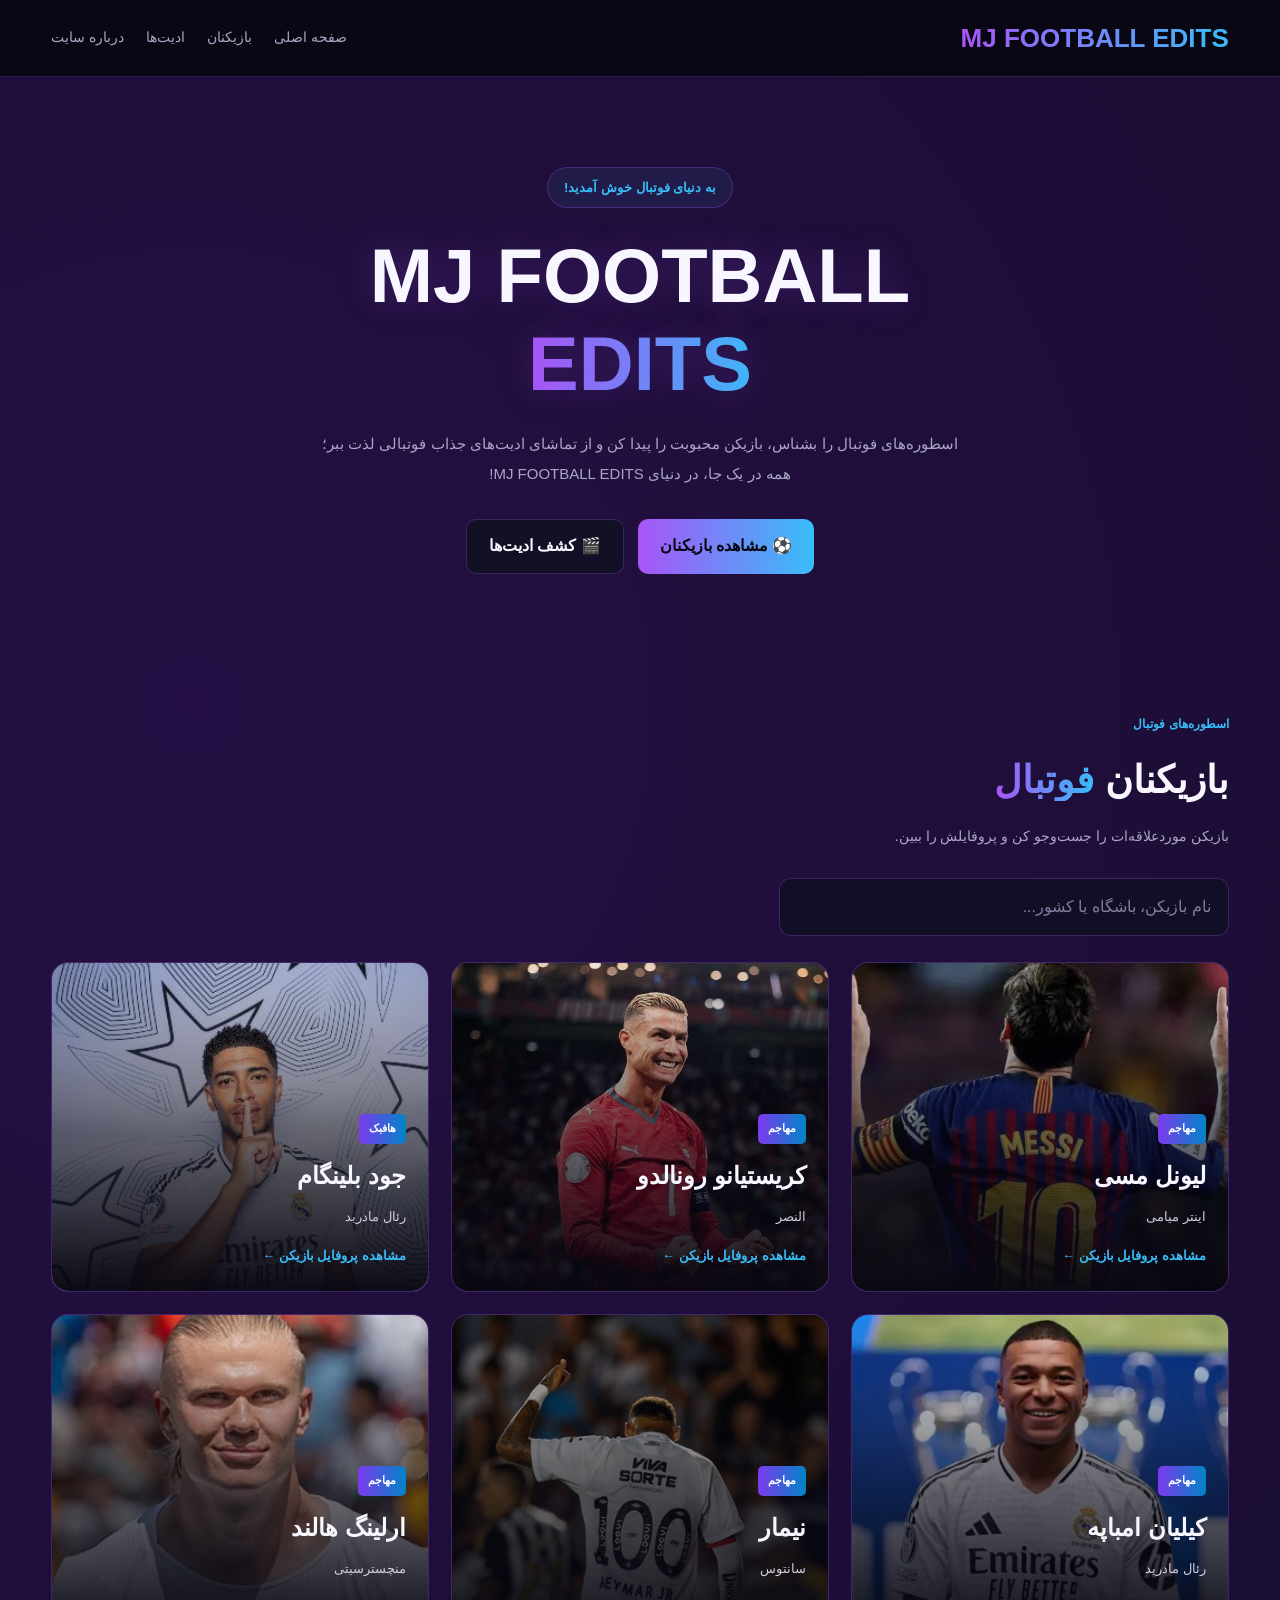
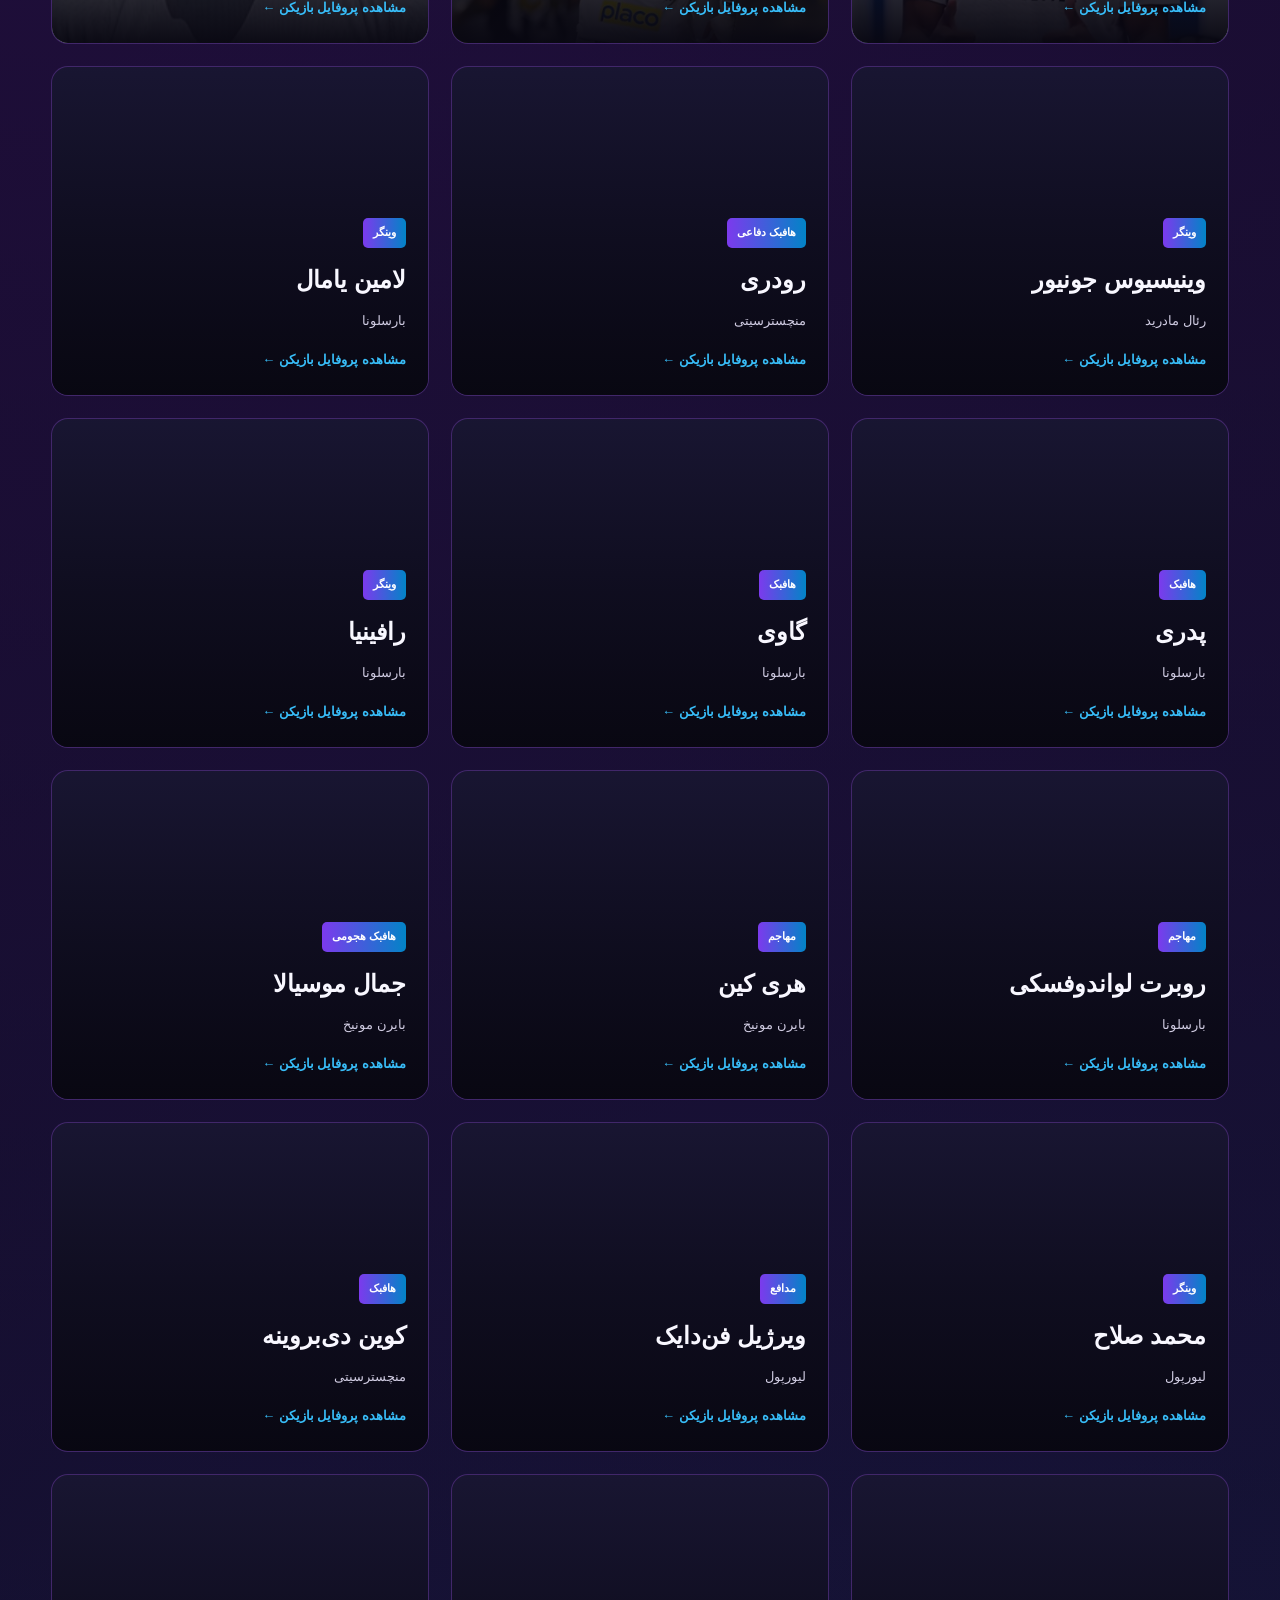
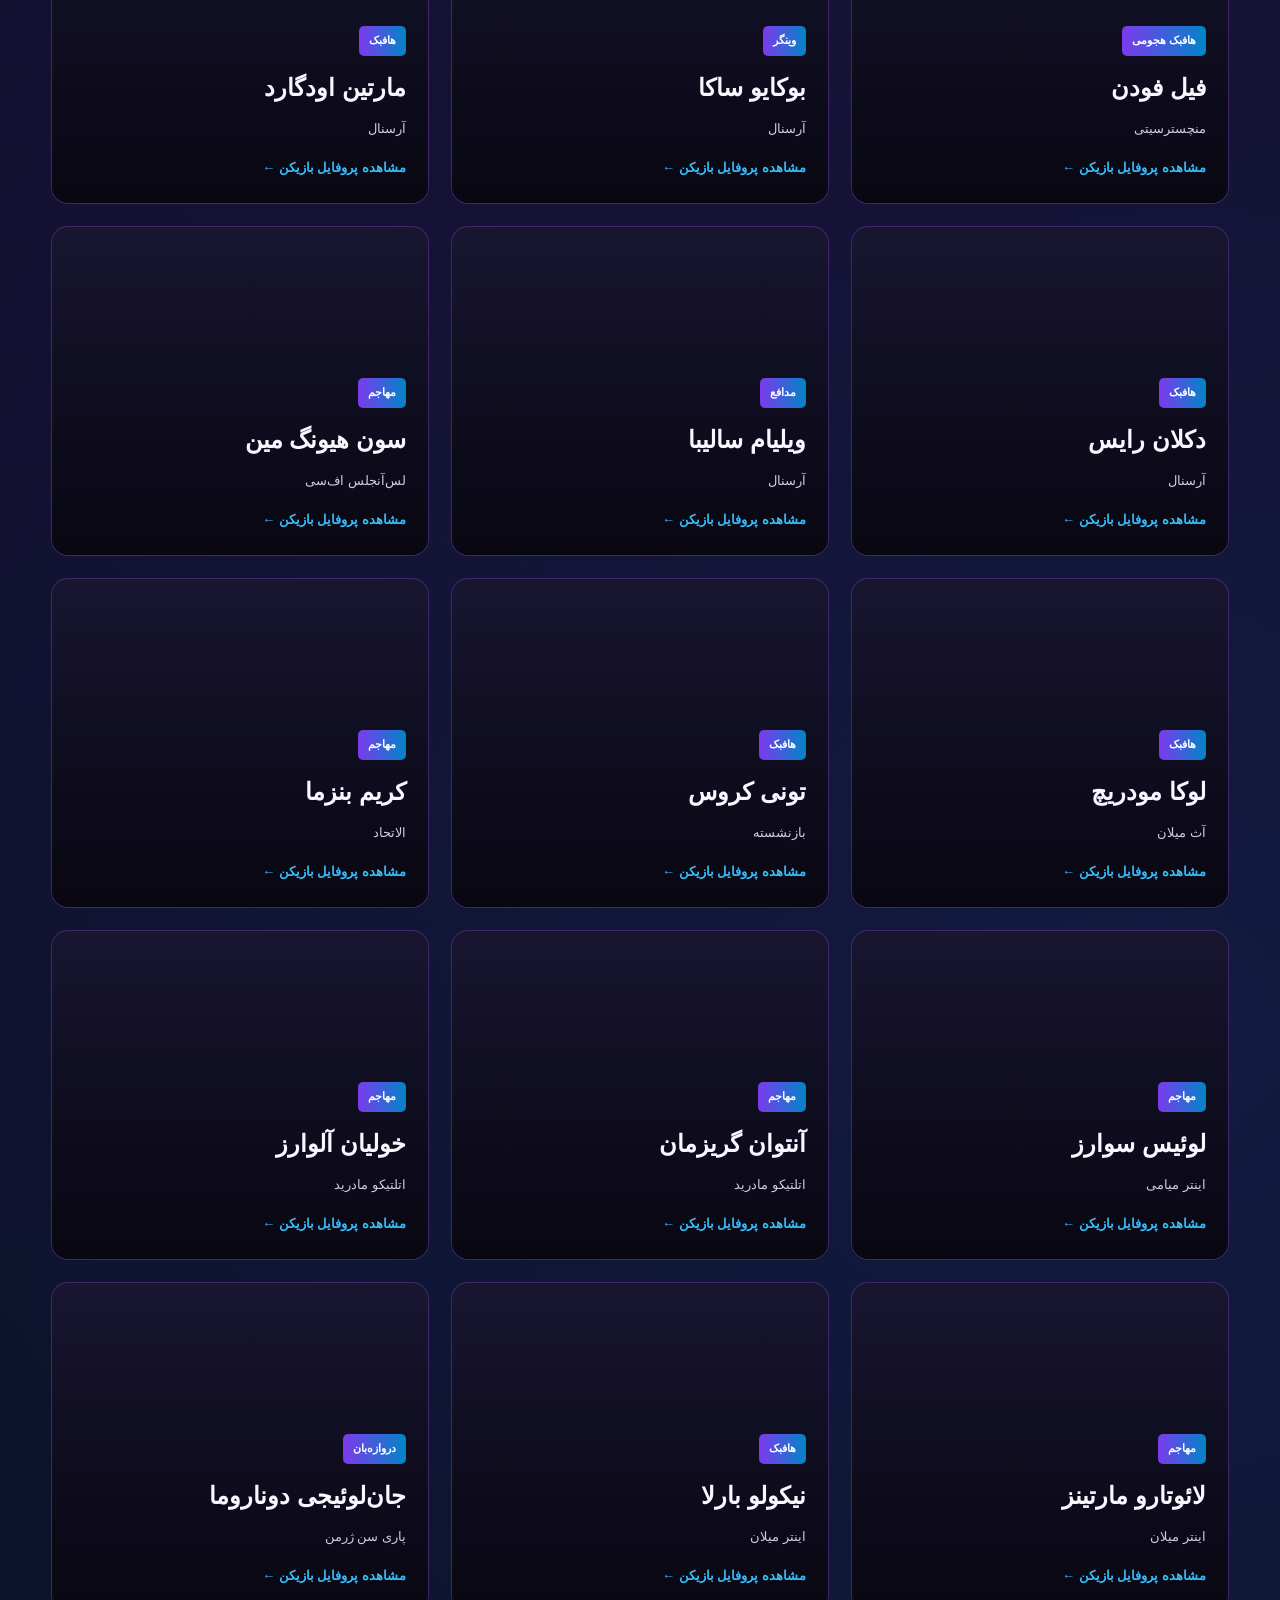
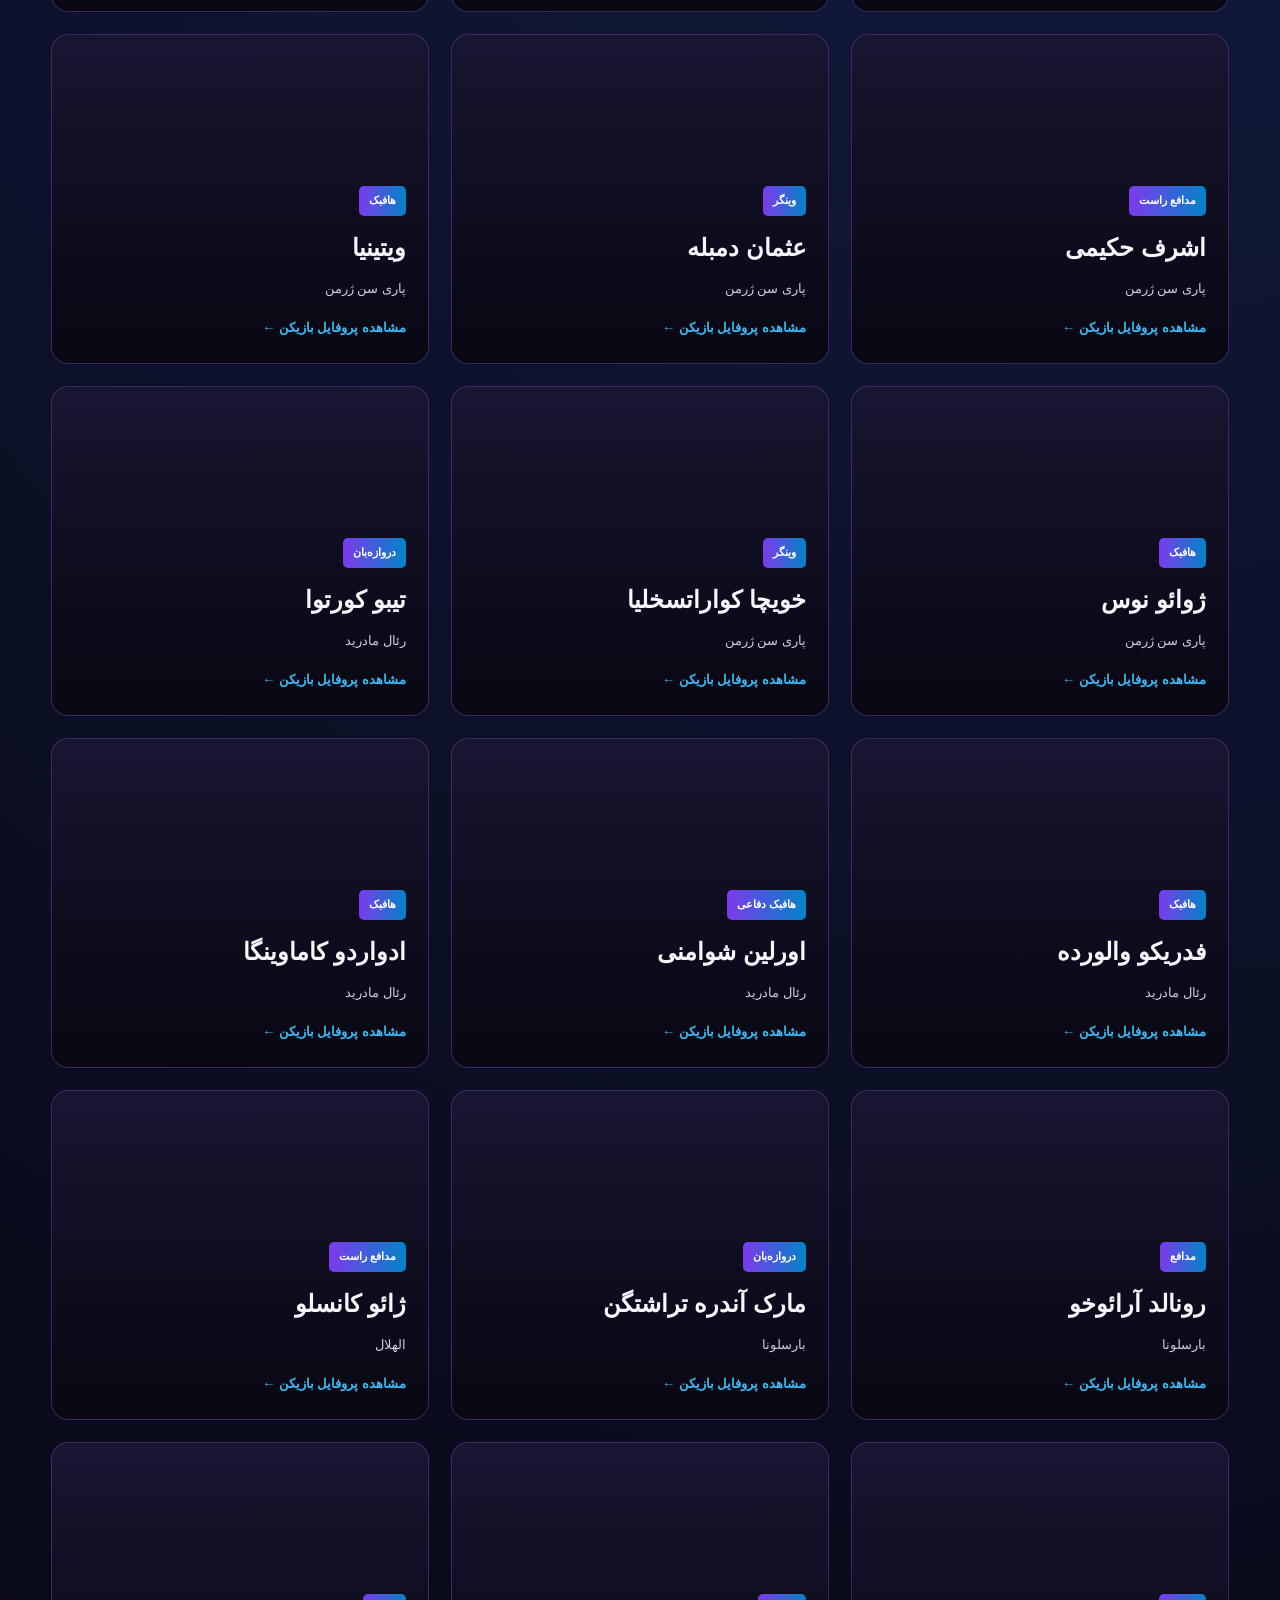
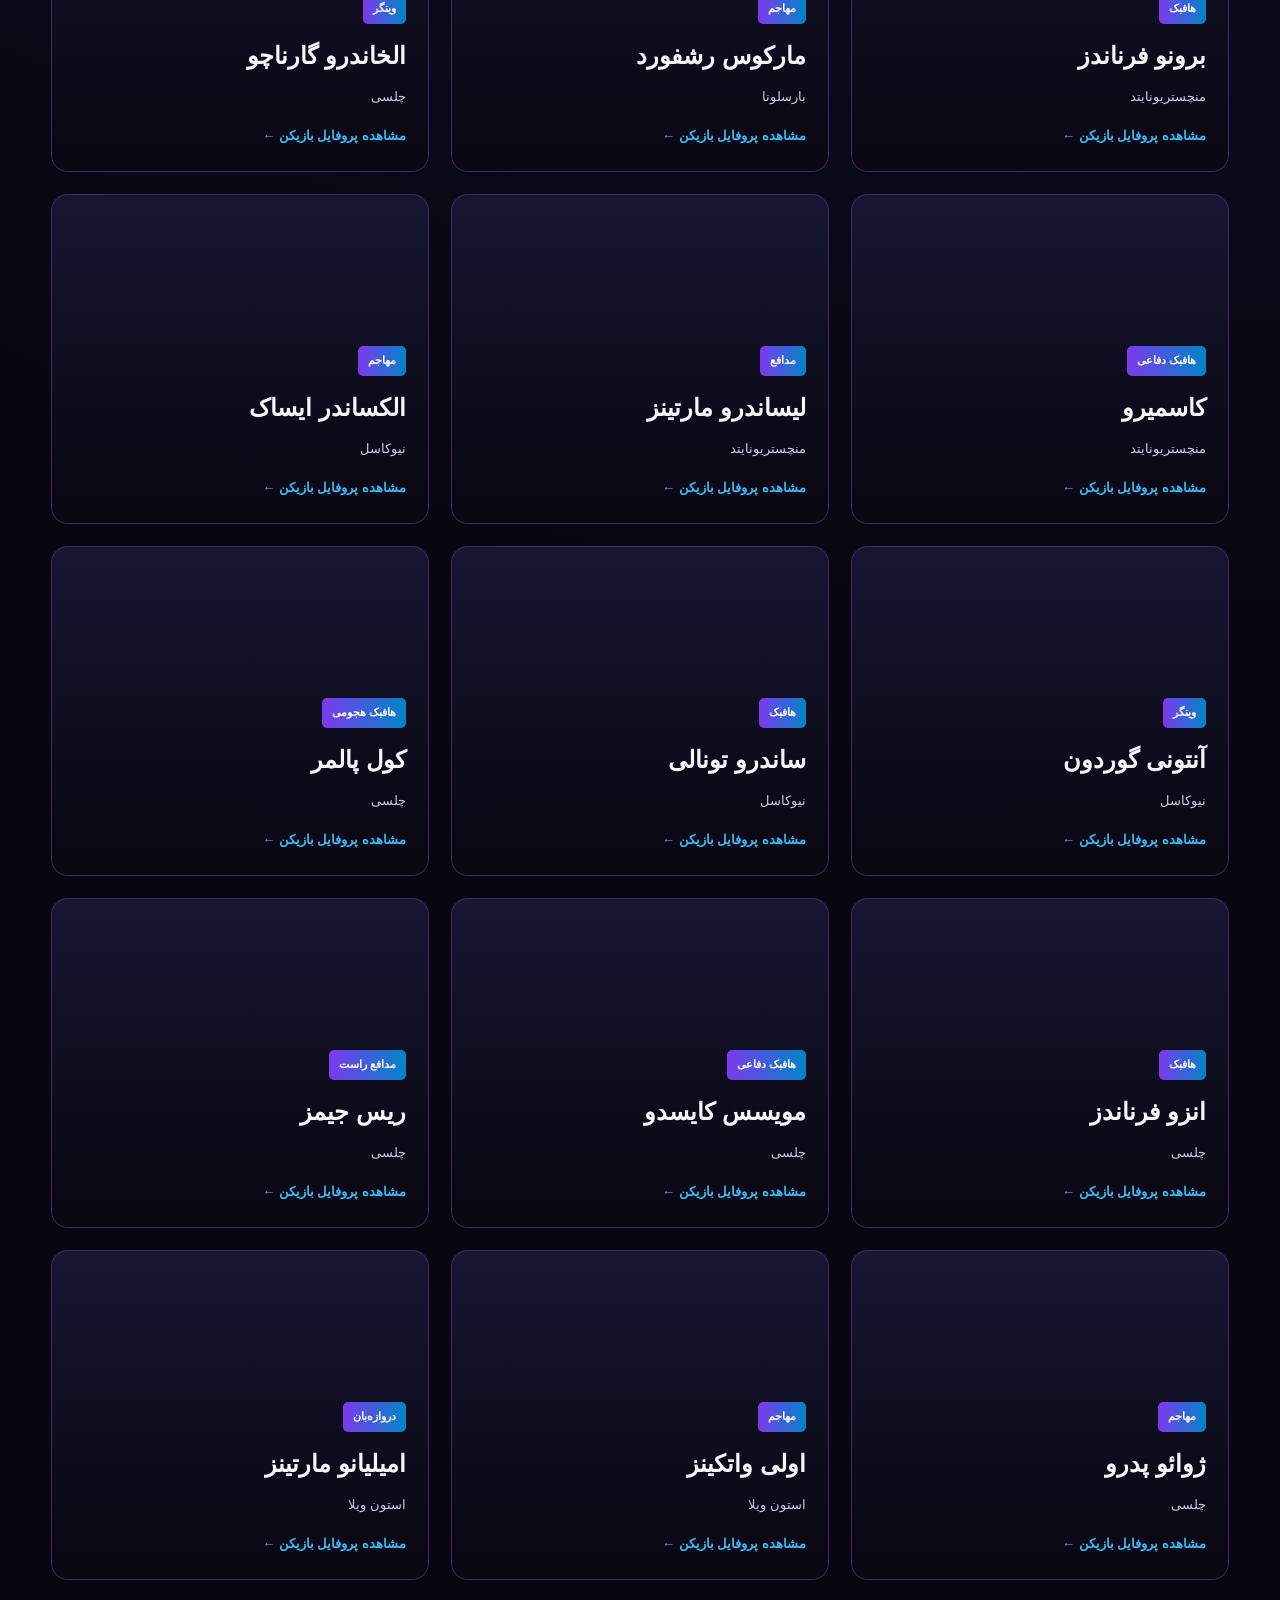
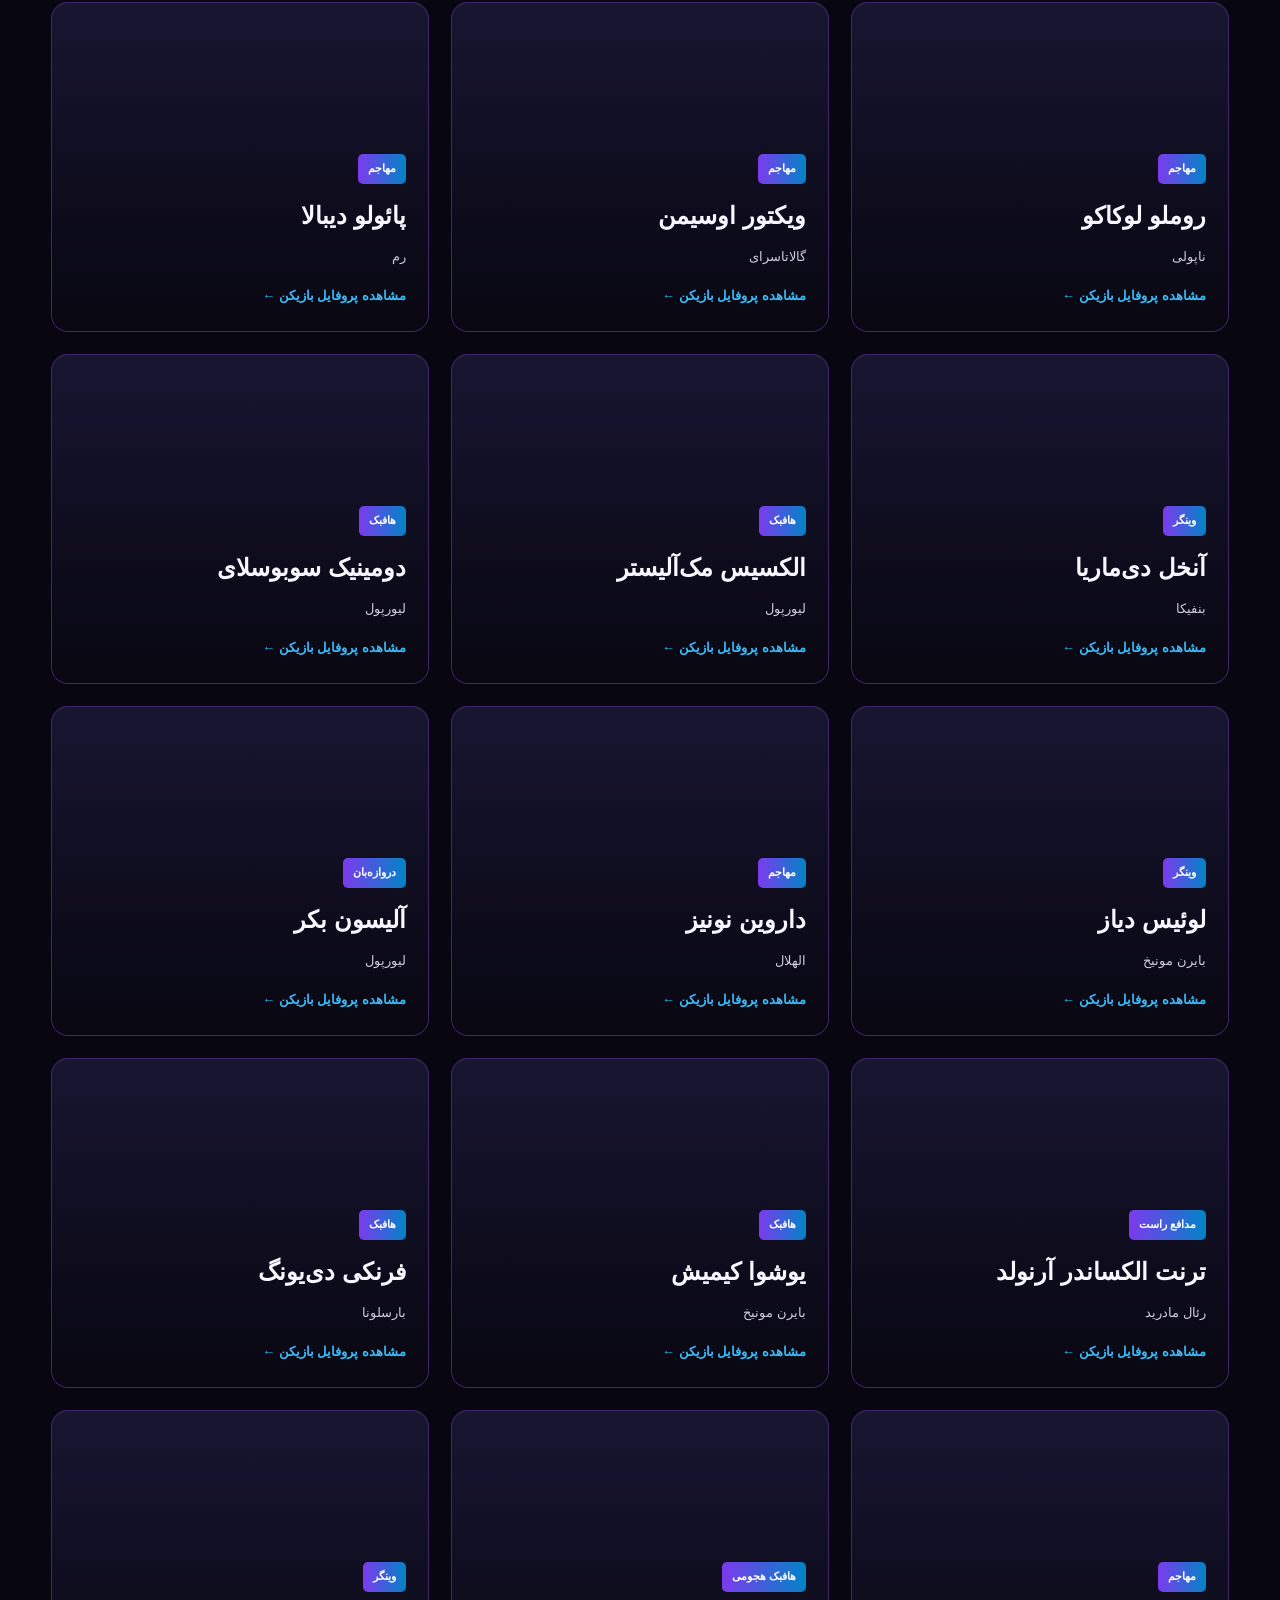
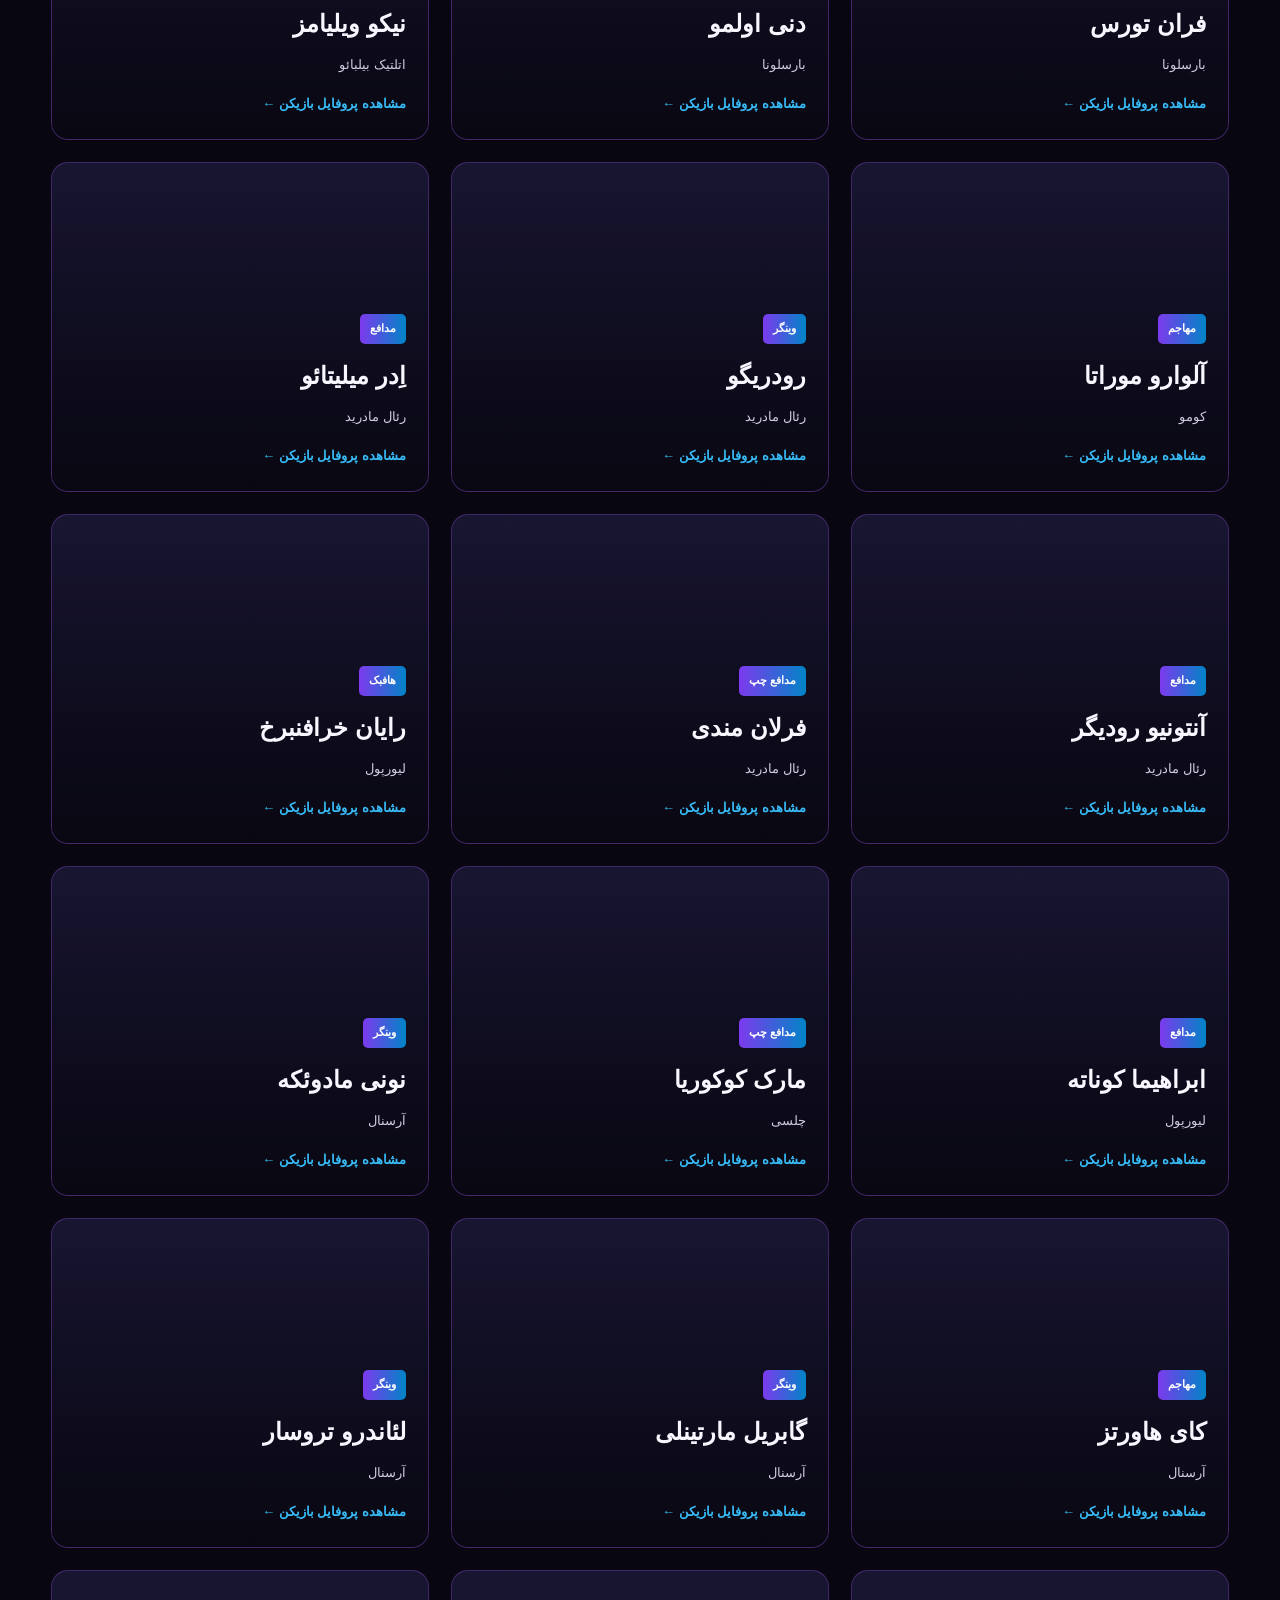
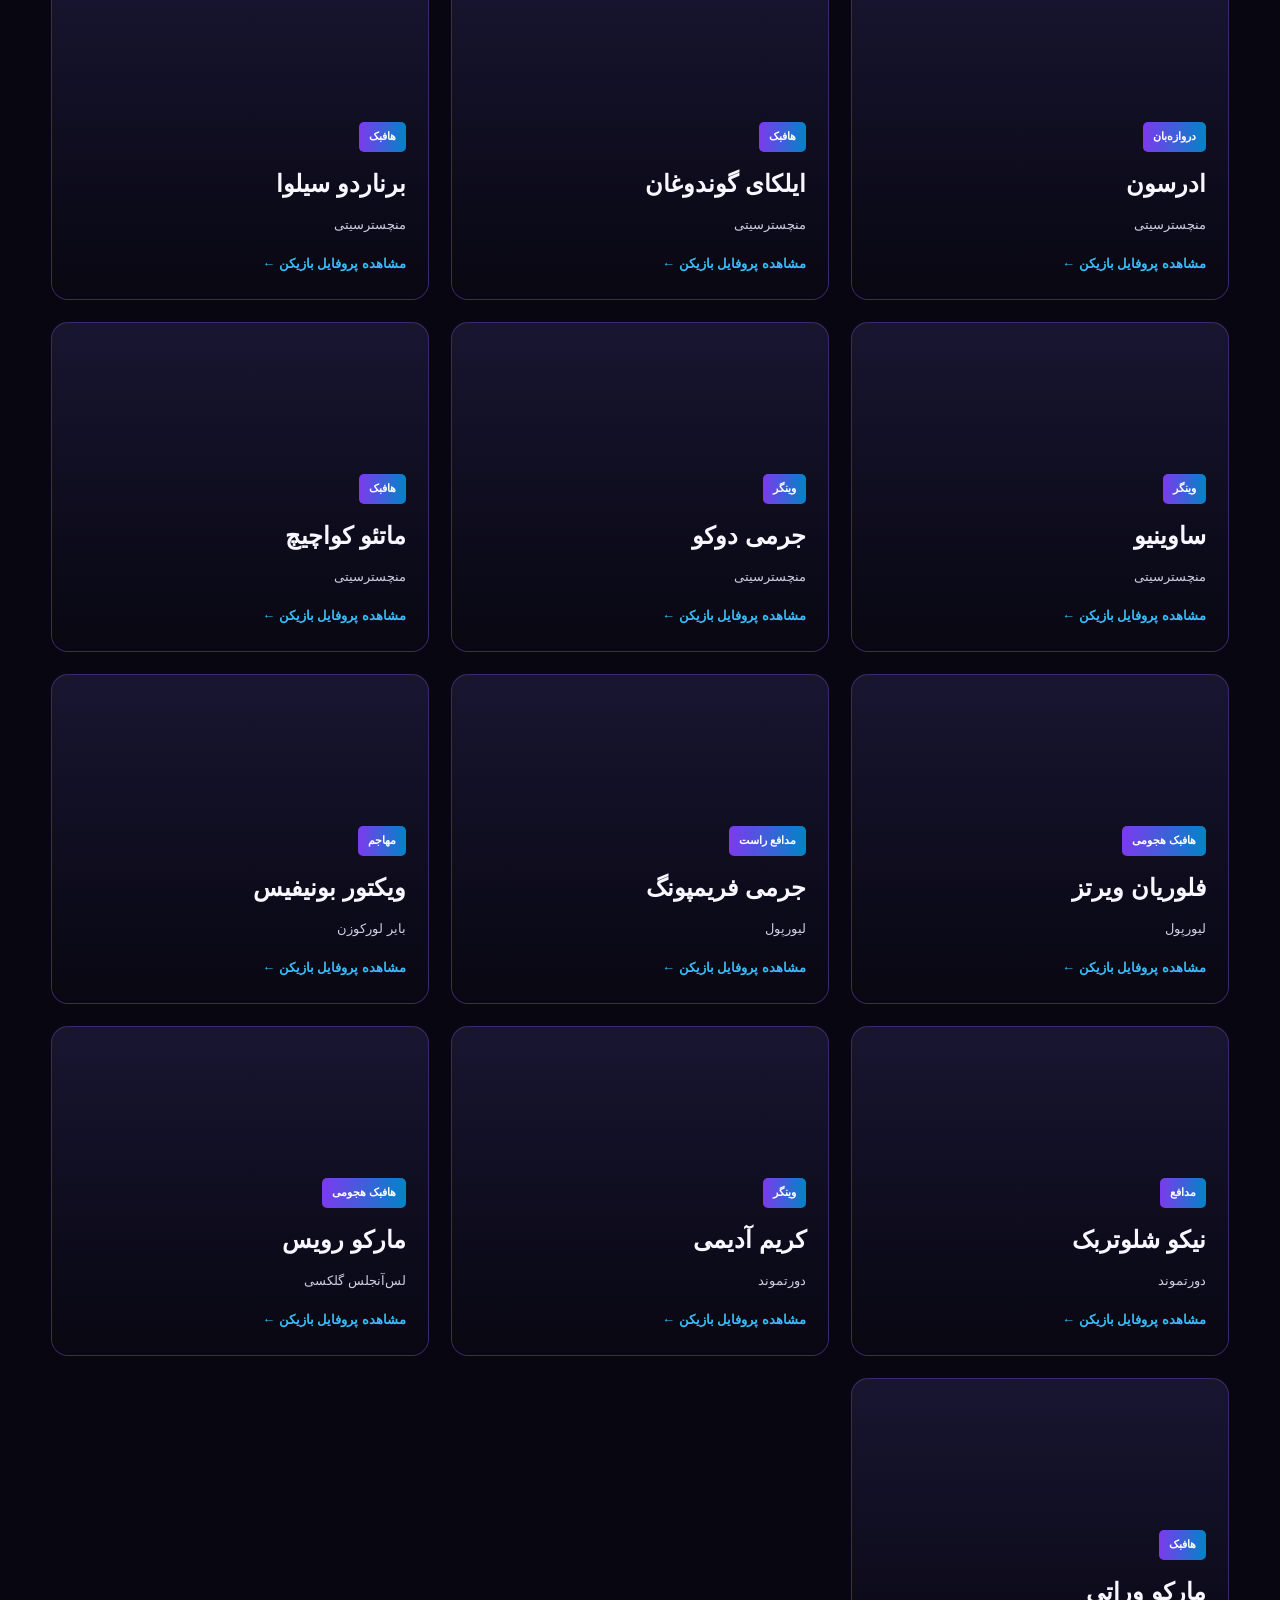
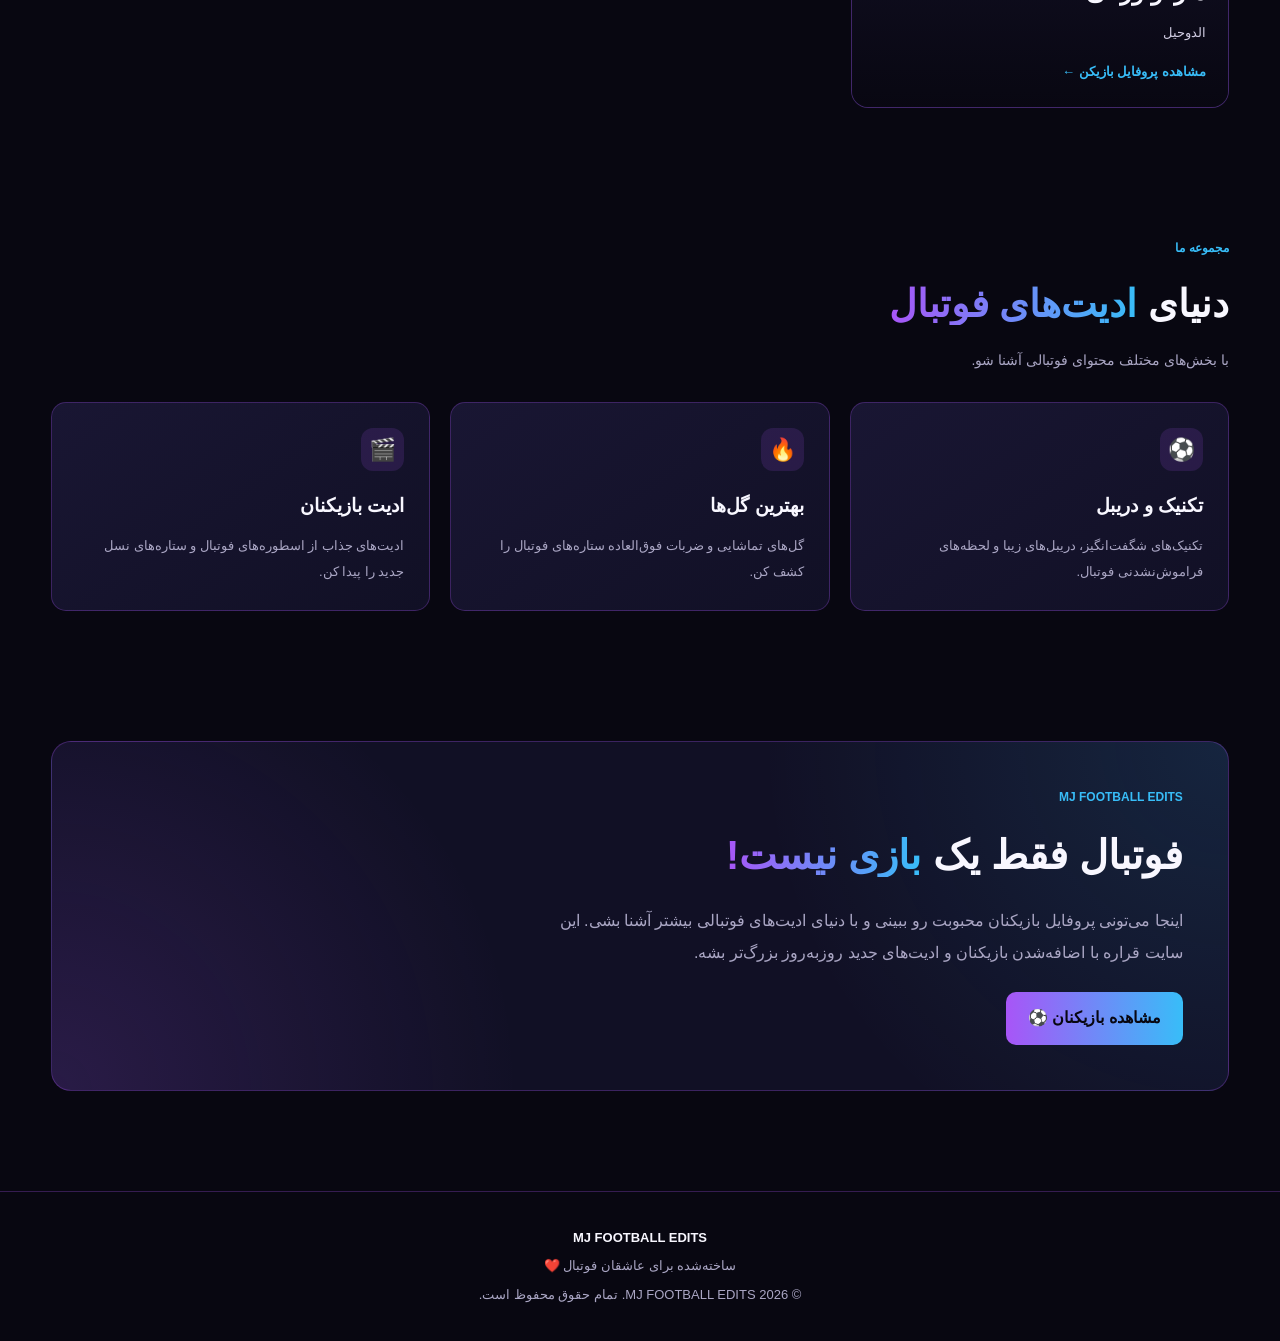
<file: index.html>
<!DOCTYPE html>
<html lang="fa" dir="rtl">
<head>
  <meta charset="UTF-8">
  <meta name="viewport" content="width=device-width, initial-scale=1.0">
  <meta name="theme-color" content="#080711">

  <meta name="google-site-verification" content="Ekls8PG8aFodeHB0qaOjWLF4YoEsPY88a96OBA_hnHc">
  <meta name="robots" content="index, follow">
  <meta name="description" content="در MJ FOOTBALL EDITS دنیای ادیت‌های فوتبال را کشف کن؛ با ستاره‌هایی مثل مسی، رونالدو، امباپه، نیمار و هالند آشنا شو و پروفایل بازیکنان را ببین.">

  <title>MJ FOOTBALL EDITS | دنیای ادیت‌های فوتبال</title>

  <style>
    :root {
      --bg: #080711;
      --panel: #111025;
      --panel-light: #191633;
      --purple: #a855f7;
      --blue: #38bdf8;
      --text: #f8f7ff;
      --muted: #aaa6c4;
      --border: rgba(168, 85, 247, .28);
    }

    * {
      box-sizing: border-box;
      margin: 0;
      padding: 0;
    }

    html {
      scroll-behavior: smooth;
      scroll-padding-top: 100px;
    }

    body {
      font-family: Tahoma, Arial, sans-serif;
      color: var(--text);
      min-height: 100vh;
      overflow-x: hidden;
      line-height: 1.8;
      background:
        radial-gradient(circle at 15% 5%, #241044 0, transparent 30%),
        radial-gradient(circle at 90% 30%, #101c40 0, transparent 28%),
        var(--bg);
    }

    a {
      color: inherit;
      text-decoration: none;
    }

    button, input {
      font: inherit;
    }

    button, a, input {
      -webkit-tap-highlight-color: transparent;
    }

    .container {
      width: min(1180px, 92%);
      margin: auto;
    }

    .navbar {
      position: sticky;
      top: 0;
      z-index: 100;
      background: rgba(8, 7, 17, .90);
      backdrop-filter: blur(16px);
      border-bottom: 1px solid var(--border);
    }

    .nav-inner {
      min-height: 76px;
      display: flex;
      align-items: center;
      justify-content: space-between;
      gap: 20px;
    }

    .logo {
      font-family: Arial, sans-serif;
      font-size: clamp(18px, 3vw, 26px);
      font-weight: 900;
      direction: ltr;
      white-space: nowrap;
      background: linear-gradient(90deg, var(--purple), var(--blue));
      -webkit-background-clip: text;
      background-clip: text;
      color: transparent;
    }

    .nav-links {
      display: flex;
      align-items: center;
      gap: 22px;
      flex-wrap: wrap;
    }

    .nav-links a {
      color: var(--muted);
      font-size: 14px;
      transition: color .2s;
    }

    .nav-links a:hover,
    .nav-links a:focus-visible {
      color: var(--blue);
    }

    .hero {
      min-height: 450px;
      padding: 90px 0 75px;
      display: flex;
      align-items: center;
      text-align: center;
    }

    .hero-content {
      width: 100%;
    }

    .hero-label {
      display: inline-block;
      padding: 8px 16px;
      border: 1px solid var(--border);
      border-radius: 999px;
      color: var(--blue);
      background: rgba(56, 189, 248, .07);
      font-size: 13px;
      font-weight: 800;
      margin-bottom: 24px;
    }

    .hero h1 {
      font-family: Arial, sans-serif;
      font-size: clamp(38px, 7vw, 76px);
      line-height: 1.15;
      font-weight: 900;
      direction: ltr;
      margin-bottom: 22px;
      text-shadow: 0 0 35px rgba(168, 85, 247, .24);
    }

    .gradient-text {
      background: linear-gradient(90deg, var(--purple), var(--blue));
      -webkit-background-clip: text;
      background-clip: text;
      color: transparent;
    }

    .hero p {
      color: var(--muted);
      max-width: 650px;
      margin: 0 auto 30px;
      line-height: 2;
      font-size: 15px;
    }

    .hero-buttons {
      display: flex;
      justify-content: center;
      gap: 14px;
      flex-wrap: wrap;
    }

    .btn {
      display: inline-flex;
      align-items: center;
      justify-content: center;
      padding: 12px 22px;
      border-radius: 10px;
      font-weight: 800;
      border: 1px solid var(--border);
      transition: transform .2s, box-shadow .2s;
      cursor: pointer;
    }

    .btn:hover {
      transform: translateY(-3px);
      box-shadow: 0 8px 30px rgba(168, 85, 247, .2);
    }

    .btn-primary {
      color: #080711;
      border: none;
      background: linear-gradient(90deg, var(--purple), var(--blue));
    }

    .btn-secondary {
      background: var(--panel);
    }

    .section {
      padding: 65px 0;
    }

    .section-heading {
      display: flex;
      align-items: end;
      justify-content: space-between;
      gap: 20px;
      margin-bottom: 28px;
    }

    .section-heading h2 {
      font-size: clamp(25px, 4vw, 38px);
      margin-bottom: 9px;
    }

    .section-heading p {
      color: var(--muted);
      line-height: 1.9;
      font-size: 14px;
    }

    .eyebrow {
      color: var(--blue);
      font-size: 12px;
      font-weight: 900;
      margin-bottom: 10px;
    }

    .players-search {
      position: relative;
      width: min(100%, 450px);
      margin-bottom: 26px;
    }

    .players-search input {
      width: 100%;
      padding: 14px 17px;
      color: var(--text);
      background: rgba(17, 16, 37, .95);
      border: 1px solid var(--border);
      border-radius: 12px;
      outline: none;
    }

    .players-search input:focus {
      border-color: var(--blue);
      box-shadow: 0 0 18px rgba(56, 189, 248, .12);
    }

    .players-search input::placeholder {
      color: #817c9e;
    }

    .players-grid {
      display: grid;
      grid-template-columns: repeat(3, minmax(0, 1fr));
      gap: 22px;
    }

    .player-card {
      min-height: 330px;
      position: relative;
      display: flex;
      align-items: end;
      overflow: hidden;
      isolation: isolate;
      border-radius: 17px;
      border: 1px solid var(--border);
      background: var(--panel-light);
      transition: transform .25s, border-color .25s;
    }

    .player-photo {
      position: absolute;
      inset: 0;
      z-index: -2;
      width: 100%;
      height: 100%;
      object-fit: cover;
      object-position: center 20%;
      transition: transform .35s;
    }

    .player-card::before {
      content: "";
      position: absolute;
      inset: 0;
      z-index: -1;
      background: linear-gradient(
        0deg,
        rgba(8, 7, 17, .98) 0%,
        rgba(8, 7, 17, .58) 48%,
        rgba(8, 7, 17, .04) 100%
      );
    }

    .player-card:hover {
      transform: translateY(-6px);
      border-color: var(--blue);
    }

    .player-card:hover .player-photo {
      transform: scale(1.05);
    }

    .player-info {
      width: 100%;
      padding: 22px;
    }

    .player-tag {
      display: inline-block;
      margin-bottom: 10px;
      padding: 5px 10px;
      font-size: 11px;
      font-weight: 900;
      border-radius: 5px;
      color: white;
      background: linear-gradient(90deg, #7c3aed, #0284c7);
    }

    .player-info h3 {
      font-size: 24px;
      margin-bottom: 8px;
    }

    .player-info p {
      color: #d0cce2;
      font-size: 13px;
      line-height: 1.8;
    }

    .card-arrow {
      display: inline-block;
      margin-top: 15px;
      color: var(--blue);
      font-size: 13px;
      font-weight: 800;
    }

    .status-message {
      grid-column: 1 / -1;
      padding: 30px 20px;
      text-align: center;
      color: var(--muted);
      background: var(--panel);
      border: 1px solid var(--border);
      border-radius: 12px;
      line-height: 2;
    }

    .edits-grid {
      display: grid;
      grid-template-columns: repeat(3, minmax(0, 1fr));
      gap: 20px;
    }

    .edit-card {
      padding: 25px;
      min-height: 185px;
      border: 1px solid var(--border);
      border-radius: 15px;
      background: linear-gradient(145deg, var(--panel-light), var(--panel));
      transition: transform .2s, border-color .2s;
    }

    .edit-card:hover {
      transform: translateY(-4px);
      border-color: var(--purple);
    }

    .edit-icon {
      width: 43px;
      height: 43px;
      display: grid;
      place-items: center;
      border-radius: 12px;
      background: rgba(168, 85, 247, .14);
      font-size: 22px;
      margin-bottom: 18px;
    }

    .edit-card h3 {
      margin-bottom: 10px;
      font-size: 19px;
    }

    .edit-card p {
      color: var(--muted);
      font-size: 13px;
      line-height: 2;
    }

    .premium-box {
      position: relative;
      overflow: hidden;
      padding: 45px;
      border: 1px solid var(--border);
      border-radius: 20px;
      background:
        radial-gradient(circle at 100% 0%, rgba(56, 189, 248, .12), transparent 38%),
        radial-gradient(circle at 0% 100%, rgba(168, 85, 247, .16), transparent 38%),
        var(--panel);
    }

    .premium-box h2 {
      font-size: clamp(26px, 4vw, 40px);
      margin-bottom: 14px;
    }

    .premium-box p {
      max-width: 650px;
      color: var(--muted);
      line-height: 2;
      margin-bottom: 23px;
    }

    footer {
      margin-top: 35px;
      padding: 32px 0;
      border-top: 1px solid var(--border);
      text-align: center;
      color: var(--muted);
      font-size: 13px;
      line-height: 2.2;
    }

    footer strong {
      color: var(--text);
      direction: ltr;
      display: inline-block;
    }

    @media (max-width: 800px) {
      .players-grid,
      .edits-grid {
        grid-template-columns: repeat(2, minmax(0, 1fr));
      }

      .nav-inner {
        padding: 15px 0;
        flex-direction: column;
      }

      .nav-links {
        justify-content: center;
        gap: 15px;
      }

      .hero {
        min-height: 390px;
        padding: 65px 0;
      }
    }

    @media (max-width: 520px) {
      .players-grid,
      .edits-grid {
        grid-template-columns: 1fr;
      }

      .player-card {
        min-height: 340px;
      }

      .premium-box {
        padding: 27px;
      }

      .section {
        padding: 45px 0;
      }

      .section-heading {
        align-items: start;
        flex-direction: column;
      }

      .nav-links a {
        font-size: 12px;
      }
    }

    @media (prefers-reduced-motion: reduce) {
      html {
        scroll-behavior: auto;
      }

      *, *::before, *::after {
        transition-duration: .01ms !important;
      }
    }
  </style>
</head>

<body>
  <header class="navbar">
    <div class="container nav-inner">
      <a class="logo" href="./index.html">MJ FOOTBALL EDITS</a>

      <nav class="nav-links" aria-label="منوی اصلی">
        <a href="#home">صفحه اصلی</a>
        <a href="#players">بازیکنان</a>
        <a href="#edits">ادیت‌ها</a>
        <a href="#premium">درباره سایت</a>
      </nav>
    </div>
  </header>

  <main>
    <section class="hero" id="home">
      <div class="container hero-content">
        <span class="hero-label">به دنیای فوتبال خوش آمدید!</span>

        <h1>
          MJ FOOTBALL<br>
          <span class="gradient-text">EDITS</span>
        </h1>

        <p>
          اسطوره‌های فوتبال را بشناس، بازیکن محبوبت را پیدا کن
          و از تماشای ادیت‌های جذاب فوتبالی لذت ببر؛
          همه در یک جا، در دنیای MJ FOOTBALL EDITS!
        </p>

        <div class="hero-buttons">
          <a class="btn btn-primary" href="#players">⚽ مشاهده بازیکنان</a>
          <a class="btn btn-secondary" href="#edits">🎬 کشف ادیت‌ها</a>
        </div>
      </div>
    </section>

    <section class="section" id="players">
      <div class="container">
        <div class="section-heading">
          <div>
            <div class="eyebrow">اسطوره‌های فوتبال</div>
            <h2>بازیکنان <span class="gradient-text">فوتبال</span></h2>
            <p>بازیکن موردعلاقه‌ات را جست‌وجو کن و پروفایلش را ببین.</p>
          </div>
        </div>

        <div class="players-search">
          <input
            type="search"
            id="player-search"
            placeholder="نام بازیکن، باشگاه یا کشور..."
            aria-label="جست‌وجوی بازیکن"
            autocomplete="off"
          >
        </div>

        <div class="players-grid" id="players-grid" aria-live="polite">
          <div class="status-message">در حال بارگذاری بازیکنان...</div>
        </div>
      </div>
    </section>

    <section class="section" id="edits">
      <div class="container">
        <div class="section-heading">
          <div>
            <div class="eyebrow">مجموعه ما</div>
            <h2>دنیای <span class="gradient-text">ادیت‌های فوتبال</span></h2>
            <p>با بخش‌های مختلف محتوای فوتبالی آشنا شو.</p>
          </div>
        </div>

        <div class="edits-grid">
          <article class="edit-card">
            <div class="edit-icon">⚽</div>
            <h3>تکنیک و دریبل</h3>
            <p>تکنیک‌های شگفت‌انگیز، دریبل‌های زیبا و لحظه‌های فراموش‌نشدنی فوتبال.</p>
          </article>

          <article class="edit-card">
            <div class="edit-icon">🔥</div>
            <h3>بهترین گل‌ها</h3>
            <p>گل‌های تماشایی و ضربات فوق‌العاده ستاره‌های فوتبال را کشف کن.</p>
          </article>

          <article class="edit-card">
            <div class="edit-icon">🎬</div>
            <h3>ادیت بازیکنان</h3>
            <p>ادیت‌های جذاب از اسطوره‌های فوتبال و ستاره‌های نسل جدید را پیدا کن.</p>
          </article>
        </div>
      </div>
    </section>

    <section class="section" id="premium">
      <div class="container">
        <div class="premium-box">
          <div class="eyebrow">MJ FOOTBALL EDITS</div>
          <h2>فوتبال فقط یک <span class="gradient-text">بازی نیست!</span></h2>
          <p>
            اینجا می‌تونی پروفایل بازیکنان محبوبت رو ببینی
            و با دنیای ادیت‌های فوتبالی بیشتر آشنا بشی.
            این سایت قراره با اضافه‌شدن بازیکنان و ادیت‌های جدید
            روزبه‌روز بزرگ‌تر بشه.
          </p>
          <a class="btn btn-primary" href="#players">مشاهده بازیکنان ⚽</a>
        </div>
      </div>
    </section>
  </main>

  <footer>
    <div class="container">
      <strong>MJ FOOTBALL EDITS</strong><br>
      ساخته‌شده برای عاشقان فوتبال ❤️<br>
      © <span id="current-year"></span> MJ FOOTBALL EDITS. تمام حقوق محفوظ است.
    </div>
  </footer>

  <script src="./players.js"></script>

  <script>
    (() => {
      "use strict";

      const playersGrid = document.getElementById("players-grid");
      const playerSearch = document.getElementById("player-search");

      document.getElementById("current-year").textContent =
        new Date().getFullYear();

      function normalizeText(value) {
        return String(value ?? "")
          .toLocaleLowerCase("fa")
          .replace(/ي/g, "ی")
          .replace(/ك/g, "ک")
          .replace(/\s+/g, " ")
          .trim();
      }

      function escapeHTML(value) {
        return String(value ?? "").replace(/[&<>"']/g, character => ({
          "&": "&amp;",
          "<": "&lt;",
          ">": "&gt;",
          '"': "&quot;",
          "'": "&#39;"
        })[character]);
      }

      function getPlayersList() {
        if (Array.isArray(window.MJ_PLAYERS)) {
          return window.MJ_PLAYERS;
        }

        if (Array.isArray(window.players)) {
          return window.players;
        }

        return [];
      }

      function renderPlayers(searchTerm = "") {
        const allPlayers = getPlayersList();
        const query = normalizeText(searchTerm);

        if (!allPlayers.length) {
          playersGrid.innerHTML = `
            <div class="status-message">
              اطلاعات بازیکنان بارگذاری نشد.
              مطمئن شو فایل <b>players.js</b> کنار <b>index.html</b> قرار دارد
              و اطلاعات بازیکنان در آرایه MJ_PLAYERS یا players تعریف شده‌اند.
            </div>
          `;
          return;
        }

        const filteredPlayers = allPlayers.filter(player => {
          const searchableText = normalizeText([
            player.name,
            player.englishName,
            player.club,
            player.position,
            player.nationality
          ].filter(Boolean).join(" "));

          return searchableText.includes(query);
        });

        if (!filteredPlayers.length) {
          playersGrid.innerHTML = `
            <div class="status-message">
              بازیکنی با این نام پیدا نشد؛ نام فارسی یا انگلیسی دیگری را امتحان کن.
            </div>
          `;
          return;
        }

        playersGrid.innerHTML = filteredPlayers.map((player, index) => {
          const rawId = player.id ?? player.englishName ?? player.name ?? index;
          const safeId = encodeURIComponent(String(rawId));

          const name = escapeHTML(
            player.name || player.englishName || "بازیکن فوتبال"
          );

          const englishName = escapeHTML(
            player.englishName || player.name || "Football player"
          );

          const club = escapeHTML(player.club || "ستاره فوتبال");
          const position = escapeHTML(player.position || "بازیکن فوتبال");
          const image = escapeHTML(player.image || "");

          return `
            <a class="player-card"
               href="./player.html?id=${safeId}"
               aria-label="مشاهده پروفایل ${name}">

              <img
                class="player-photo"
                src="${image || "[data-uri]"}"
                alt="${englishName}"
                loading="${index < 3 ? "eager" : "lazy"}"
                decoding="async"
              >

              <div class="player-info">
                <span class="player-tag">${position}</span>
                <h3>${name}</h3>
                <p>${club}</p>
                <span class="card-arrow">مشاهده پروفایل بازیکن ←</span>
              </div>
            </a>
          `;
        }).join("");

        playersGrid.querySelectorAll(".player-photo").forEach(image => {
          image.addEventListener("error", () => {
            image.style.display = "none";
          }, { once: true });

          if (!image.getAttribute("src") ||
              image.getAttribute("src").startsWith("data:image/gif")) {
            image.style.display = "none";
          }
        });
      }

      playerSearch.addEventListener("input", () => {
        renderPlayers(playerSearch.value);
      });

      window.addEventListener("mjPlayersReady", () => {
        renderPlayers(playerSearch.value);
      });

      renderPlayers();

      window.addEventListener("load", () => {
        renderPlayers(playerSearch.value);
      });
    })();
  </script>
</body>
</html>
</file>
